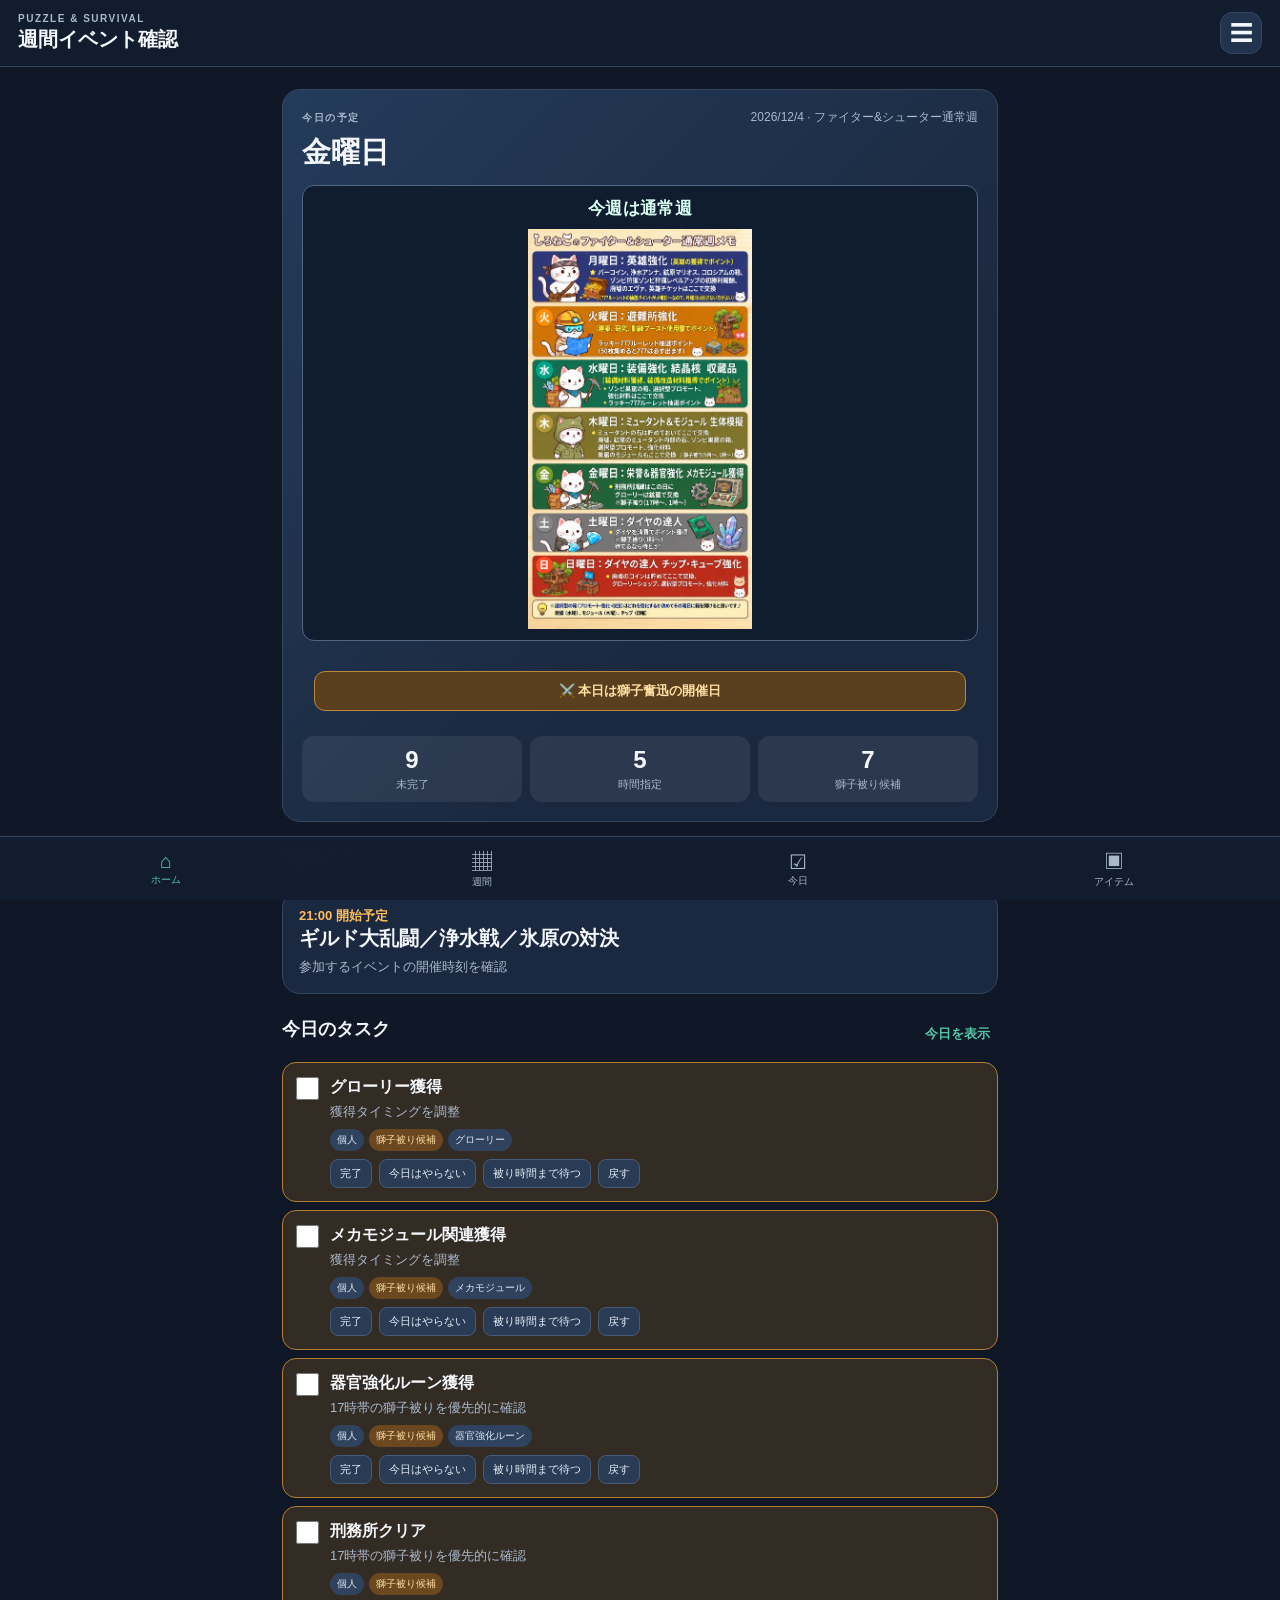
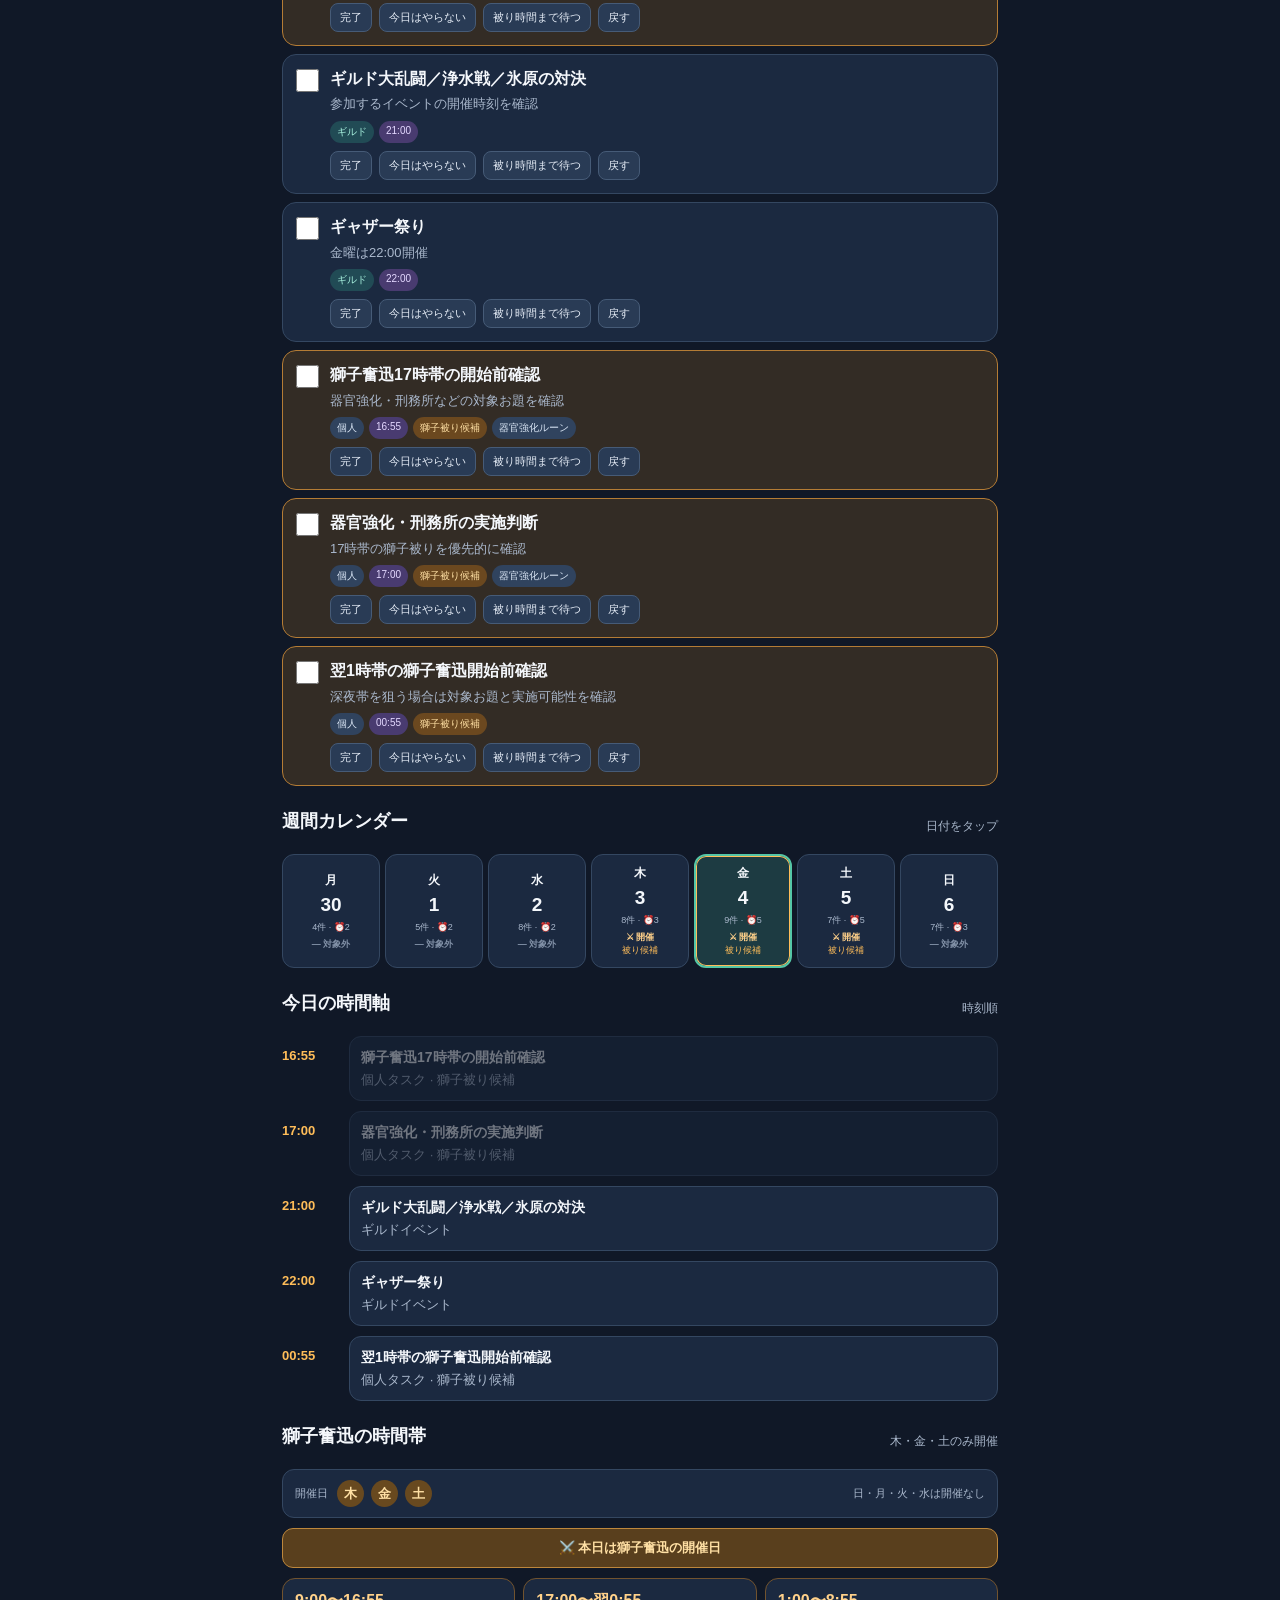
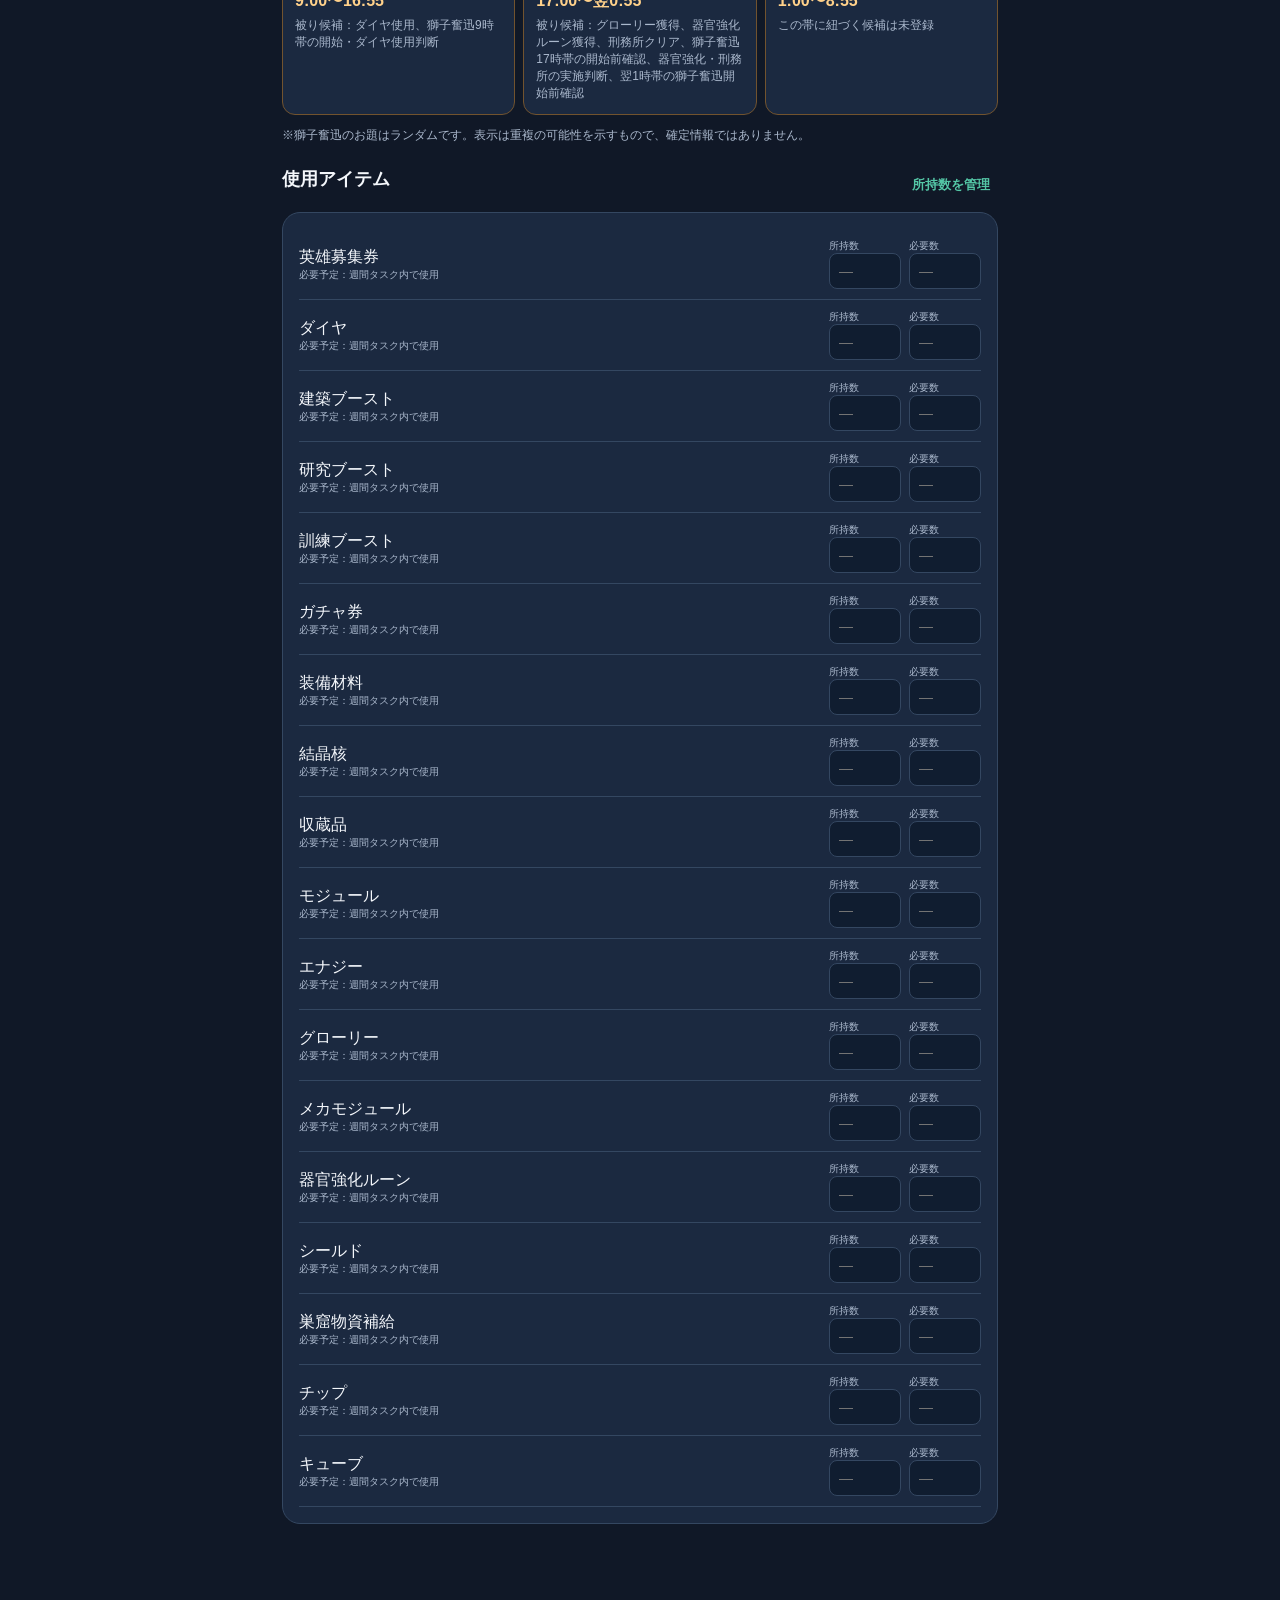
<file: index.html>
<!doctype html>
<html lang="ja">
<head>
<meta charset="utf-8"><meta name="viewport" content="width=device-width,initial-scale=1,viewport-fit=cover">
<meta name="theme-color" content="#172033"><meta name="apple-mobile-web-app-capable" content="yes"><meta name="apple-mobile-web-app-status-bar-style" content="black-translucent">
<link rel="manifest" href="manifest.json"><link rel="stylesheet" href="style.css"><title>パズサバ週間イベント</title>
</head>
<body>
<header class="topbar"><div><div class="eyebrow">PUZZLE & SURVIVAL</div><h1>週間イベント確認</h1></div><button class="iconbtn hamburger" id="menuBtn" aria-label="メニューを開く">☰</button></header>
<main>
<section class="hero card"><div class="hero-row"><span class="eyebrow">今日の予定</span><span id="todayDate" class="date"></span></div><h2 id="todayLabel">今日</h2><div id="weekTypeBanner" class="week-type-banner" aria-live="polite"></div><div id="lionTodayStatus" class="lion-status"></div><div class="hero-stats"><div><b id="todoCount">0</b><small>未完了</small></div><div><b id="eventCount">0</b><small>時間指定</small></div><div><b id="overlapCount">0</b><small>獅子被り候補</small></div></div></section>
<section class="section"><div class="section-head"><h2>次のイベント</h2><span class="muted" id="nextEventHint"></span></div><div id="nextEvent" class="next-event card"></div></section>
<section class="section"><div class="section-head"><h2>今日のタスク</h2><button class="textbtn" id="todayAllBtn">今日を表示</button></div><div id="todayTasks"></div></section>
<section class="section"><div class="section-head"><h2>週間カレンダー</h2><span class="muted">日付をタップ</span></div><div id="weekGrid" class="week-grid"></div></section>
<section class="section"><div class="section-head"><h2>今日の時間軸</h2><span class="muted">時刻順</span></div><div id="timeline"></div></section>
<section class="section"><div class="section-head"><h2>獅子奮迅の時間帯</h2><span class="muted">木・金・土のみ開催</span></div><div id="lionScheduleStatus" class="lion-schedule-status"></div><div id="lionBands" class="lion-grid"></div><p class="footnote">※獅子奮迅のお題はランダムです。表示は重複の可能性を示すもので、確定情報ではありません。</p></section>
<section class="section"><div class="section-head"><h2>使用アイテム</h2><button class="textbtn" id="itemsBtn">所持数を管理</button></div><div id="itemSummary" class="card"></div></section>

</main>
<nav class="bottomnav"><button class="active" data-view="home">⌂<small>ホーム</small></button><button data-view="week">▦<small>週間</small></button><button data-view="day">☑<small>今日</small></button><button data-view="items">▣<small>アイテム</small></button></nav>
<div id="detailModal" class="modal hidden"><div class="modal-panel"><div class="modal-head"><h2 id="modalTitle">日別タスク</h2><button id="closeModal" class="iconbtn">✕</button></div><div id="modalBody"></div></div></div>
<div id="toast" class="toast"></div>
<script src="app.js"></script>
</body></html>
</file>
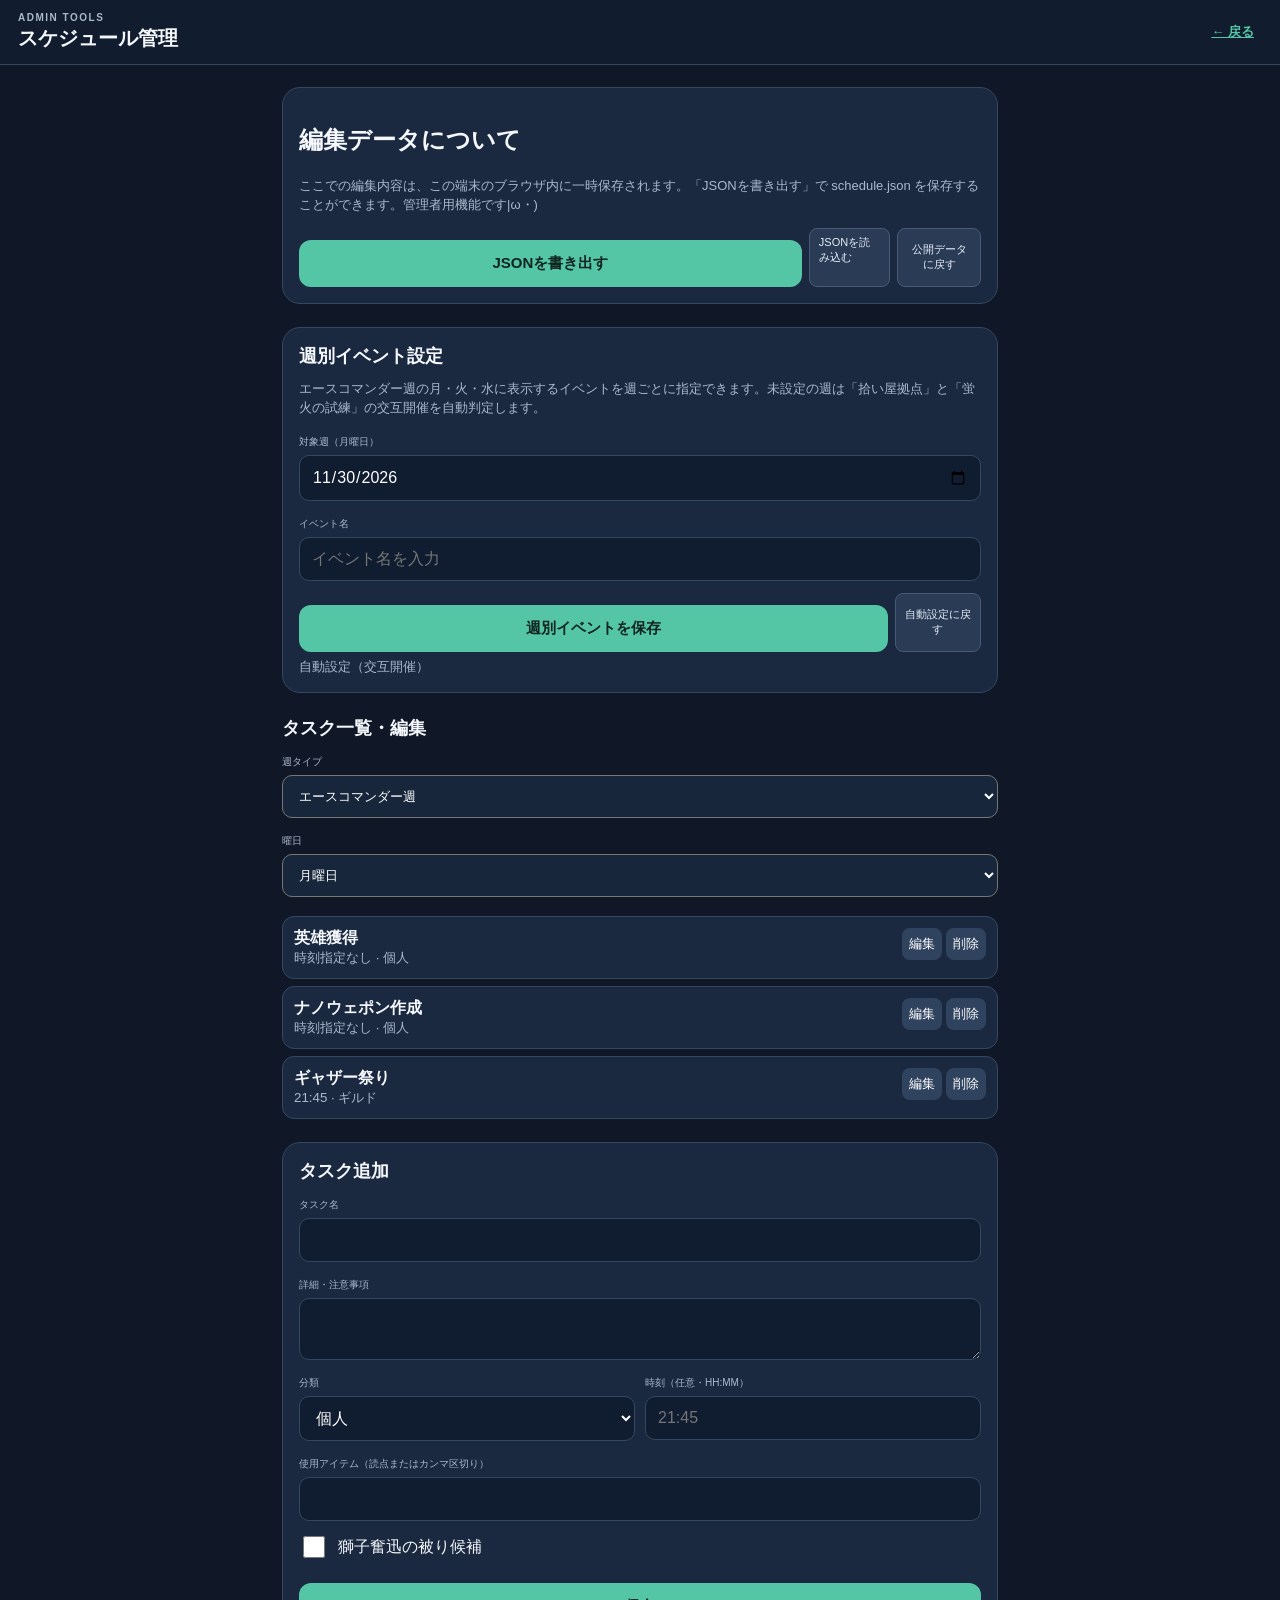
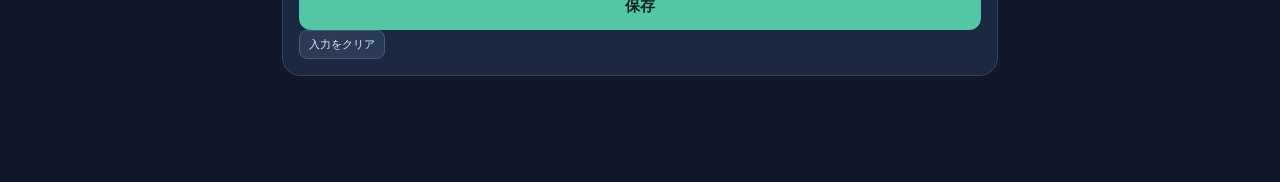
<file: admin.html>
<!doctype html><html lang="ja"><head><meta charset="utf-8"><meta name="viewport" content="width=device-width,initial-scale=1,viewport-fit=cover"><link rel="stylesheet" href="style.css"><title>管理・編集</title></head><body><header class="topbar"><div><div class="eyebrow">ADMIN TOOLS</div><h1>スケジュール管理</h1></div><a class="textbtn" href="index.html">← 戻る</a></header><main>
<div class="card"><h2>編集データについて</h2><p class="task-detail">ここでの編集内容は、この端末のブラウザ内に一時保存されます。「JSONを書き出す」で schedule.json を保存することができます。管理者用機能です|ω・)</p><div class="task-actions"><button class="primarybtn" id="export">JSONを書き出す</button><label class="mini-btn">JSONを読み込む<input type="file" id="import" accept=".json,application/json" hidden></label><button class="mini-btn" id="reset">公開データに戻す</button></div></div>
<div class="section card"><h2>週別イベント設定</h2><p class="task-detail">エースコマンダー週の月・火・水に表示するイベントを週ごとに指定できます。未設定の週は「拾い屋拠点」と「蛍火の試練」の交互開催を自動判定します。</p><label class="short-label">対象週（月曜日）</label><input id="eventWeek" type="date" class="admininput"><label class="short-label">イベント名</label><input id="eventName" class="admininput" list="eventChoices" placeholder="イベント名を入力"><datalist id="eventChoices"><option value="拾い屋拠点"><option value="蛍火の試練"></datalist><div class="task-actions"><button class="primarybtn" id="eventSave">週別イベントを保存</button><button class="mini-btn" id="eventClear">自動設定に戻す</button></div><div id="eventStatus" class="task-detail"></div></div>
<div class="section"><h2>タスク一覧・編集</h2><label class="short-label">週タイプ</label><select id="week" style="width:100%;padding:12px;border-radius:10px;margin:6px 0 12px;background:#17263b;color:white"></select><label class="short-label">曜日</label><select id="day" style="width:100%;padding:12px;border-radius:10px;margin:6px 0 12px;background:#17263b;color:white"></select><div id="list"></div></div>
<div class="section card"><h2 id="formTitle">タスク追加</h2><input type="hidden" id="id"><label class="short-label">タスク名</label><input id="title" class="admininput"><label class="short-label">詳細・注意事項</label><textarea id="detail" class="admininput"></textarea><div class="formgrid"><div><label class="short-label">分類</label><select id="category" class="admininput"><option>個人</option><option>ギルド</option></select></div><div><label class="short-label">時刻（任意・HH:MM）</label><input id="time" class="admininput" placeholder="21:45"></div></div><label class="short-label">使用アイテム（読点またはカンマ区切り）</label><input id="items" class="admininput"><label class="checkline"><input type="checkbox" id="lion"> 獅子奮迅の被り候補</label><button class="primarybtn" id="save">保存</button><button class="mini-btn" id="clear">入力をクリア</button></div>
</main><script src="admin.js"></script><style>.admininput{display:block;width:100%;margin:6px 0 12px;background:#101d30;color:white;border:1px solid var(--line);border-radius:10px;padding:12px;font:inherit}.formgrid{display:grid;grid-template-columns:1fr 1fr;gap:10px}.checkline{display:flex;gap:10px;align-items:center;margin:10px 0}.checkline input{width:22px;height:22px}.admin-task{background:var(--panel);border:1px solid var(--line);border-radius:12px;padding:11px;margin:7px 0;display:flex;justify-content:space-between;gap:8px}.admin-task small{display:block;color:var(--muted)}.admin-task button{background:#30435e;color:white;border:0;border-radius:8px;padding:7px}</style></body></html>
</file>
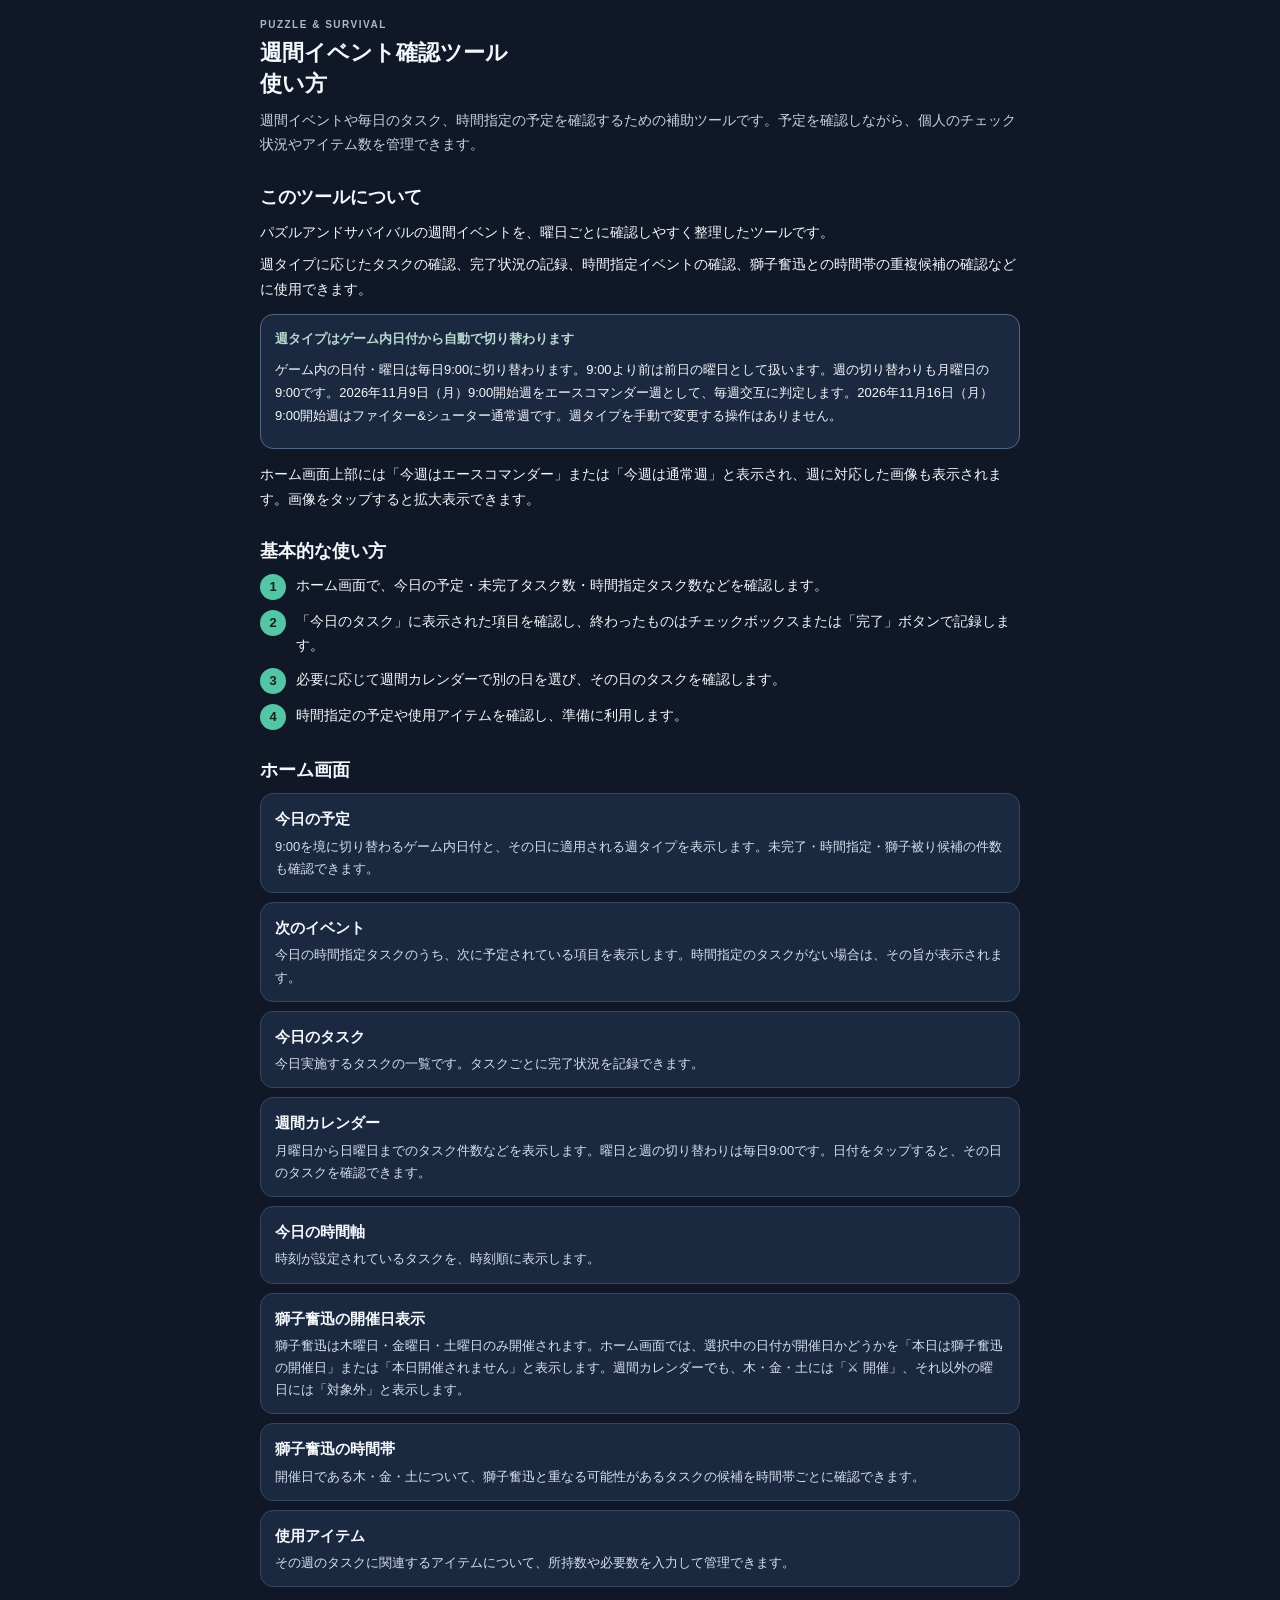
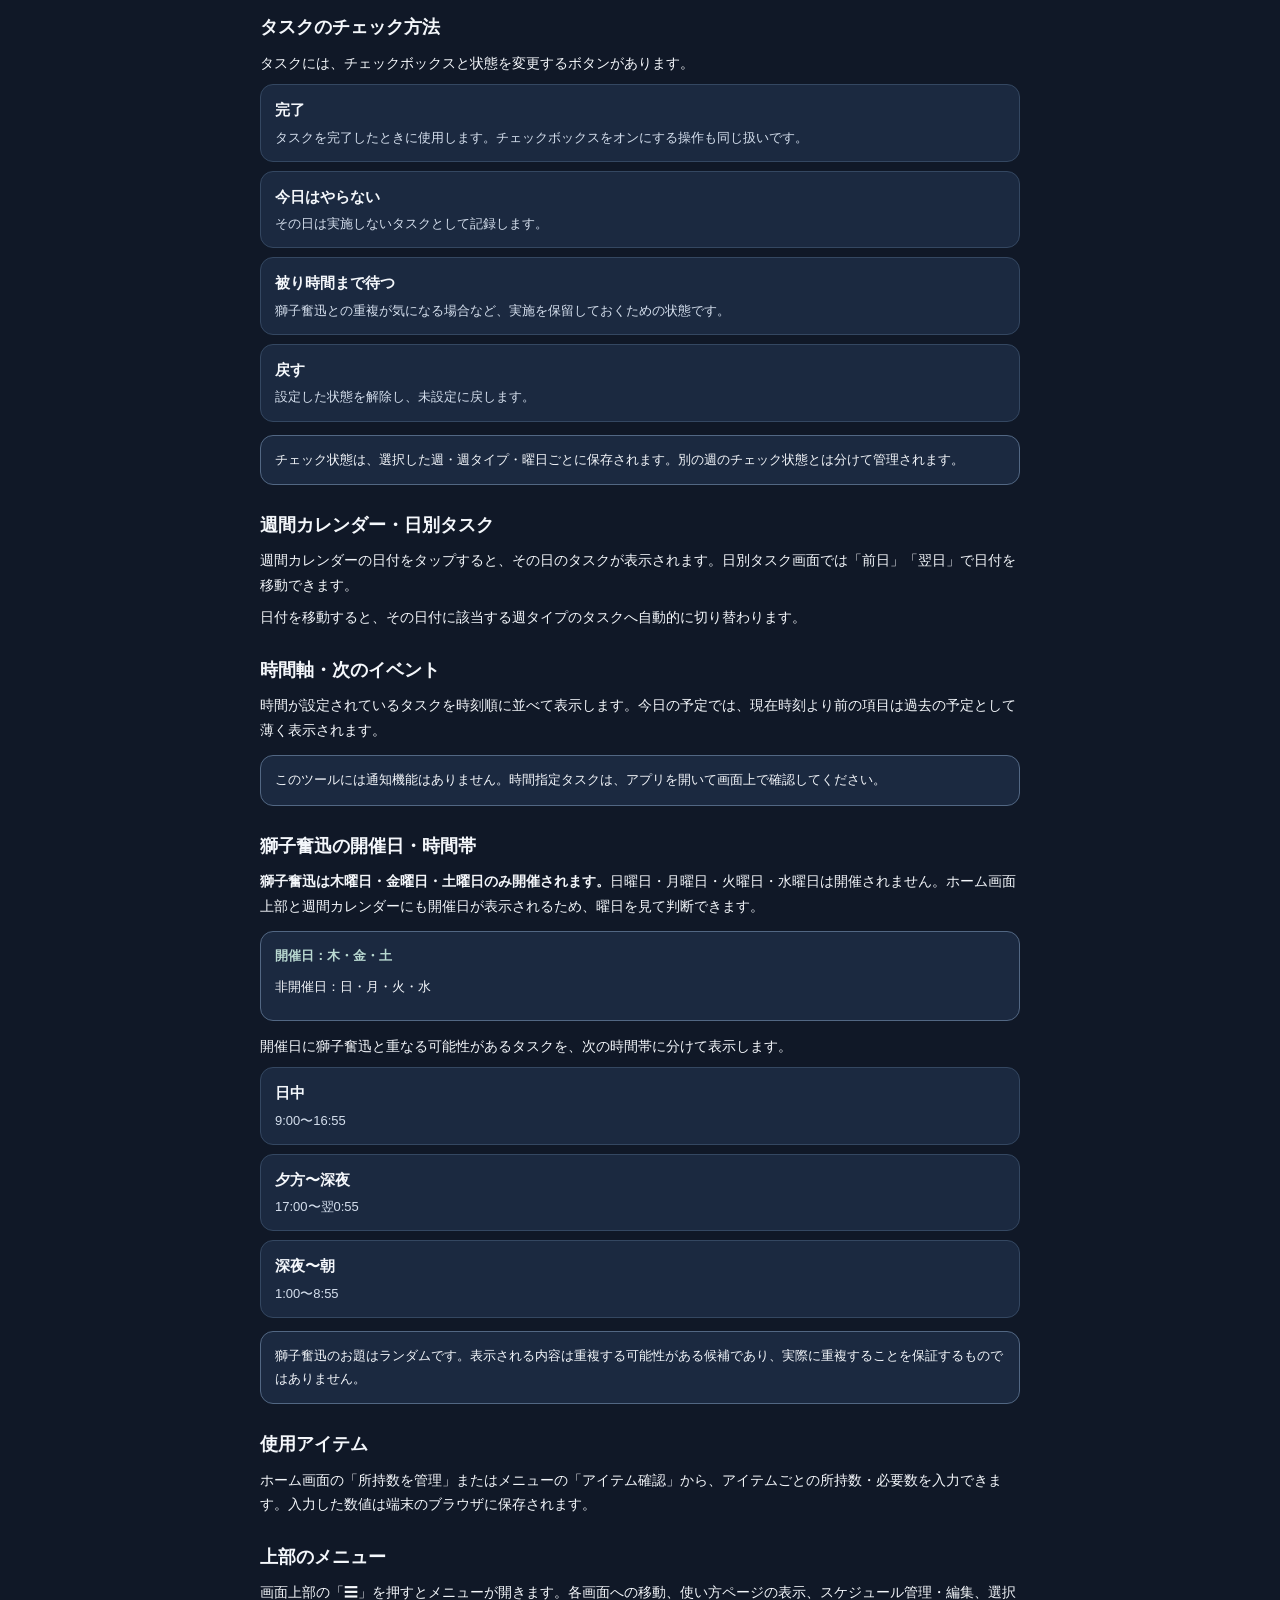
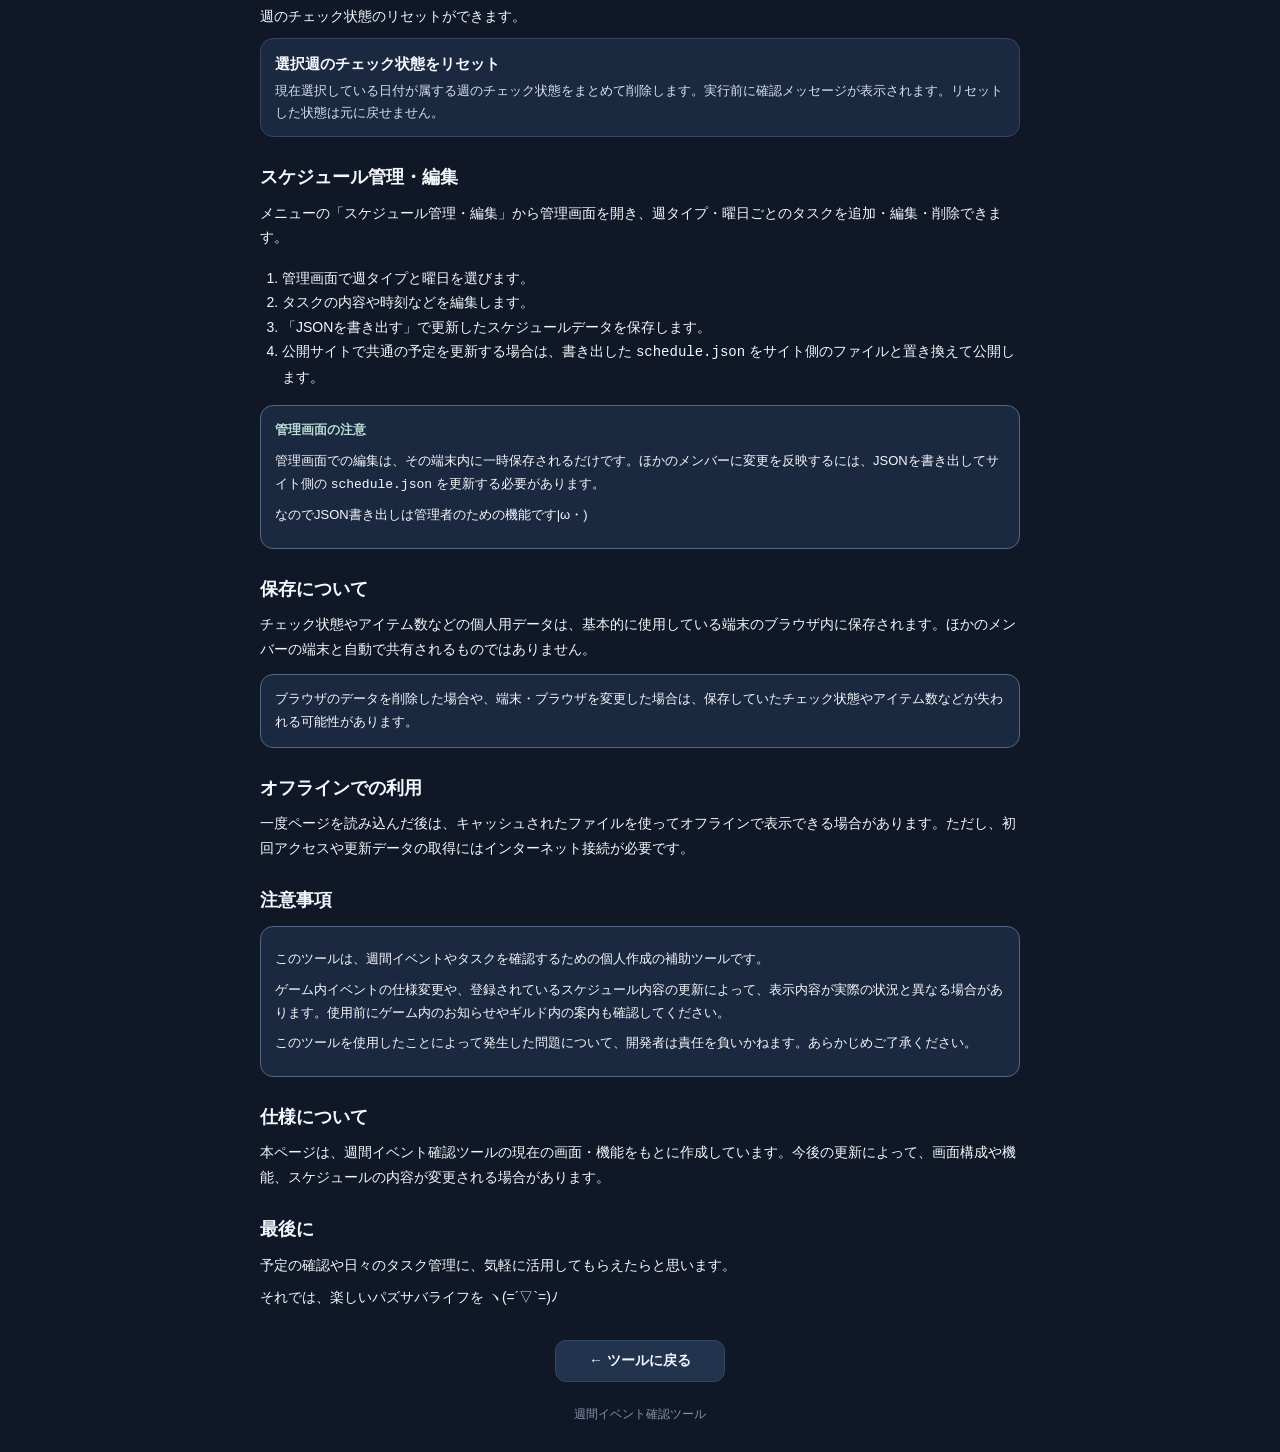
<file: help.html>
<!doctype html>
<html lang="ja">
<head>
<meta charset="utf-8">
<meta name="viewport" content="width=device-width,initial-scale=1,viewport-fit=cover">
<meta name="theme-color" content="#101827">
<title>使い方｜パズサバ週間イベント確認</title>
<style>
*{box-sizing:border-box;-webkit-tap-highlight-color:transparent}
html,body{margin:0;padding:0;background:#101827;color:#f4f7fb;font-family:-apple-system,BlinkMacSystemFont,"Hiragino Kaku Gothic ProN","Noto Sans JP",sans-serif}
body{padding:16px 14px 30px;line-height:1.7}.page{width:100%;max-width:760px;margin:0 auto}
h1{font-size:22px;line-height:1.4;margin:0 0 8px}h2{font-size:18px;line-height:1.4;margin:28px 0 10px}h3{font-size:15px;margin:17px 0 7px}
p,li{font-size:14px;line-height:1.75}p{margin:8px 0}ul,ol{padding-left:22px}
.lead{color:#c4d2e5;margin-bottom:18px}.eyebrow{font-size:10px;letter-spacing:1.5px;color:#aab8cc;font-weight:800;margin-bottom:5px}
.feature{background:#1b2940;border:1px solid #344761;border-radius:13px;padding:12px 14px;margin:9px 0}.feature-title{font-size:15px;font-weight:800;margin-bottom:4px}.feature-description{font-size:13px;line-height:1.7;color:#d5dfed}
.notice{background:#1b2940;border:1px solid #526783;border-radius:13px;padding:13px 14px;margin:13px 0;font-size:13px;line-height:1.75}.notice strong{color:#b9d9d1}.notice p{font-size:13px}
.step{display:flex;gap:10px;align-items:flex-start;margin:10px 0}.num{flex:none;width:26px;height:26px;border-radius:50%;background:#54c6a6;color:#10251f;font-weight:900;text-align:center;line-height:26px;font-size:13px}.step div:last-child{font-size:14px;line-height:1.7}
.back-area{text-align:center;margin-top:30px}.back-button{display:inline-flex;align-items:center;justify-content:center;min-width:170px;min-height:42px;padding:0 22px;background:#22334e;color:#f4f7fb;text-decoration:none;border:1px solid #344761;border-radius:11px;font-size:14px;font-weight:700}.back-button:active{opacity:.7;transform:scale(.98)}
.footer{text-align:center;color:#8392a8;font-size:12px;margin-top:22px}a.inline{color:#66ccff}
</style>
</head>
<body><div class="page">
<div class="eyebrow">PUZZLE & SURVIVAL</div>
<h1>週間イベント確認ツール<br>使い方</h1>
<p class="lead">週間イベントや毎日のタスク、時間指定の予定を確認するための補助ツールです。予定を確認しながら、個人のチェック状況やアイテム数を管理できます。</p>

<h2>このツールについて</h2>
<p>パズルアンドサバイバルの週間イベントを、曜日ごとに確認しやすく整理したツールです。</p>
<p>週タイプに応じたタスクの確認、完了状況の記録、時間指定イベントの確認、獅子奮迅との時間帯の重複候補の確認などに使用できます。</p>
<div class="notice"><strong>週タイプはゲーム内日付から自動で切り替わります</strong><p>ゲーム内の日付・曜日は毎日9:00に切り替わります。9:00より前は前日の曜日として扱います。週の切り替わりも月曜日の9:00です。2026年11月9日（月）9:00開始週をエースコマンダー週として、毎週交互に判定します。2026年11月16日（月）9:00開始週はファイター&amp;シューター通常週です。週タイプを手動で変更する操作はありません。</p></div>
<p>ホーム画面上部には「今週はエースコマンダー」または「今週は通常週」と表示され、週に対応した画像も表示されます。画像をタップすると拡大表示できます。</p>

<h2>基本的な使い方</h2>
<div class="step"><span class="num">1</span><div>ホーム画面で、今日の予定・未完了タスク数・時間指定タスク数などを確認します。</div></div>
<div class="step"><span class="num">2</span><div>「今日のタスク」に表示された項目を確認し、終わったものはチェックボックスまたは「完了」ボタンで記録します。</div></div>
<div class="step"><span class="num">3</span><div>必要に応じて週間カレンダーで別の日を選び、その日のタスクを確認します。</div></div>
<div class="step"><span class="num">4</span><div>時間指定の予定や使用アイテムを確認し、準備に利用します。</div></div>

<h2>ホーム画面</h2>
<div class="feature"><div class="feature-title">今日の予定</div><div class="feature-description">9:00を境に切り替わるゲーム内日付と、その日に適用される週タイプを表示します。未完了・時間指定・獅子被り候補の件数も確認できます。</div></div>
<div class="feature"><div class="feature-title">次のイベント</div><div class="feature-description">今日の時間指定タスクのうち、次に予定されている項目を表示します。時間指定のタスクがない場合は、その旨が表示されます。</div></div>
<div class="feature"><div class="feature-title">今日のタスク</div><div class="feature-description">今日実施するタスクの一覧です。タスクごとに完了状況を記録できます。</div></div>
<div class="feature"><div class="feature-title">週間カレンダー</div><div class="feature-description">月曜日から日曜日までのタスク件数などを表示します。曜日と週の切り替わりは毎日9:00です。日付をタップすると、その日のタスクを確認できます。</div></div>
<div class="feature"><div class="feature-title">今日の時間軸</div><div class="feature-description">時刻が設定されているタスクを、時刻順に表示します。</div></div>
<div class="feature"><div class="feature-title">獅子奮迅の開催日表示</div><div class="feature-description">獅子奮迅は木曜日・金曜日・土曜日のみ開催されます。ホーム画面では、選択中の日付が開催日かどうかを「本日は獅子奮迅の開催日」または「本日開催されません」と表示します。週間カレンダーでも、木・金・土には「⚔ 開催」、それ以外の曜日には「対象外」と表示します。</div></div>
<div class="feature"><div class="feature-title">獅子奮迅の時間帯</div><div class="feature-description">開催日である木・金・土について、獅子奮迅と重なる可能性があるタスクの候補を時間帯ごとに確認できます。</div></div>
<div class="feature"><div class="feature-title">使用アイテム</div><div class="feature-description">その週のタスクに関連するアイテムについて、所持数や必要数を入力して管理できます。</div></div>

<h2>タスクのチェック方法</h2>
<p>タスクには、チェックボックスと状態を変更するボタンがあります。</p>
<div class="feature"><div class="feature-title">完了</div><div class="feature-description">タスクを完了したときに使用します。チェックボックスをオンにする操作も同じ扱いです。</div></div>
<div class="feature"><div class="feature-title">今日はやらない</div><div class="feature-description">その日は実施しないタスクとして記録します。</div></div>
<div class="feature"><div class="feature-title">被り時間まで待つ</div><div class="feature-description">獅子奮迅との重複が気になる場合など、実施を保留しておくための状態です。</div></div>
<div class="feature"><div class="feature-title">戻す</div><div class="feature-description">設定した状態を解除し、未設定に戻します。</div></div>
<div class="notice">チェック状態は、選択した週・週タイプ・曜日ごとに保存されます。別の週のチェック状態とは分けて管理されます。</div>

<h2>週間カレンダー・日別タスク</h2>
<p>週間カレンダーの日付をタップすると、その日のタスクが表示されます。日別タスク画面では「前日」「翌日」で日付を移動できます。</p>
<p>日付を移動すると、その日付に該当する週タイプのタスクへ自動的に切り替わります。</p>

<h2>時間軸・次のイベント</h2>
<p>時間が設定されているタスクを時刻順に並べて表示します。今日の予定では、現在時刻より前の項目は過去の予定として薄く表示されます。</p>
<div class="notice">このツールには通知機能はありません。時間指定タスクは、アプリを開いて画面上で確認してください。</div>

<h2>獅子奮迅の開催日・時間帯</h2>
<p><strong>獅子奮迅は木曜日・金曜日・土曜日のみ開催されます。</strong>日曜日・月曜日・火曜日・水曜日は開催されません。ホーム画面上部と週間カレンダーにも開催日が表示されるため、曜日を見て判断できます。</p>
<div class="notice"><strong>開催日：木・金・土</strong><p>非開催日：日・月・火・水</p></div>
<p>開催日に獅子奮迅と重なる可能性があるタスクを、次の時間帯に分けて表示します。</p>
<div class="feature"><div class="feature-title">日中</div><div class="feature-description">9:00〜16:55</div></div>
<div class="feature"><div class="feature-title">夕方〜深夜</div><div class="feature-description">17:00〜翌0:55</div></div>
<div class="feature"><div class="feature-title">深夜〜朝</div><div class="feature-description">1:00〜8:55</div></div>
<div class="notice">獅子奮迅のお題はランダムです。表示される内容は重複する可能性がある候補であり、実際に重複することを保証するものではありません。</div>

<h2>使用アイテム</h2>
<p>ホーム画面の「所持数を管理」またはメニューの「アイテム確認」から、アイテムごとの所持数・必要数を入力できます。入力した数値は端末のブラウザに保存されます。</p>

<h2>上部のメニュー</h2>
<p>画面上部の「☰」を押すとメニューが開きます。各画面への移動、使い方ページの表示、スケジュール管理・編集、選択週のチェック状態のリセットができます。</p>
<div class="feature"><div class="feature-title">選択週のチェック状態をリセット</div><div class="feature-description">現在選択している日付が属する週のチェック状態をまとめて削除します。実行前に確認メッセージが表示されます。リセットした状態は元に戻せません。</div></div>

<h2>スケジュール管理・編集</h2>
<p>メニューの「スケジュール管理・編集」から管理画面を開き、週タイプ・曜日ごとのタスクを追加・編集・削除できます。</p>
<ol><li>管理画面で週タイプと曜日を選びます。</li><li>タスクの内容や時刻などを編集します。</li><li>「JSONを書き出す」で更新したスケジュールデータを保存します。</li><li>公開サイトで共通の予定を更新する場合は、書き出した <code>schedule.json</code> をサイト側のファイルと置き換えて公開します。</li></ol>
<div class="notice"><strong>管理画面の注意</strong><p>管理画面での編集は、その端末内に一時保存されるだけです。ほかのメンバーに変更を反映するには、JSONを書き出してサイト側の <code>schedule.json</code> を更新する必要があります。</p><p>なのでJSON書き出しは管理者のための機能です|ω・)</p></div>

<h2>保存について</h2>
<p>チェック状態やアイテム数などの個人用データは、基本的に使用している端末のブラウザ内に保存されます。ほかのメンバーの端末と自動で共有されるものではありません。</p>
<div class="notice">ブラウザのデータを削除した場合や、端末・ブラウザを変更した場合は、保存していたチェック状態やアイテム数などが失われる可能性があります。</div>

<h2>オフラインでの利用</h2>
<p>一度ページを読み込んだ後は、キャッシュされたファイルを使ってオフラインで表示できる場合があります。ただし、初回アクセスや更新データの取得にはインターネット接続が必要です。</p>

<h2>注意事項</h2>
<div class="notice"><p>このツールは、週間イベントやタスクを確認するための個人作成の補助ツールです。</p><p>ゲーム内イベントの仕様変更や、登録されているスケジュール内容の更新によって、表示内容が実際の状況と異なる場合があります。使用前にゲーム内のお知らせやギルド内の案内も確認してください。</p><p>このツールを使用したことによって発生した問題について、開発者は責任を負いかねます。あらかじめご了承ください。</p></div>

<h2>仕様について</h2>
<p>本ページは、週間イベント確認ツールの現在の画面・機能をもとに作成しています。今後の更新によって、画面構成や機能、スケジュールの内容が変更される場合があります。</p>

<h2>最後に</h2>
<p>予定の確認や日々のタスク管理に、気軽に活用してもらえたらと思います。</p>
<p>それでは、楽しいパズサバライフを ヽ(=´▽`=)ﾉ</p>

<div class="back-area"><a class="back-button" href="index.html">← ツールに戻る</a></div>
<div class="footer">週間イベント確認ツール</div>
</div></body></html>
</file>
<file: style.css>
*{box-sizing:border-box} :root{--bg:#101827;--panel:#1b2940;--panel2:#22334e;--text:#f4f7fb;--muted:#aab8cc;--line:#344761;--accent:#54c6a6;--warn:#ffbd59;--danger:#ff7777}
body{margin:0;background:var(--bg);color:var(--text);font-family:-apple-system,BlinkMacSystemFont,"Hiragino Kaku Gothic ProN","Noto Sans JP",sans-serif;font-size:16px;padding-bottom:calc(84px + env(safe-area-inset-bottom))}
.topbar{position:sticky;top:0;z-index:5;background:#121d30ee;backdrop-filter:blur(12px);padding:calc(12px + env(safe-area-inset-top)) 18px 12px;display:flex;align-items:center;justify-content:space-between;border-bottom:1px solid var(--line)}h1{font-size:20px;margin:2px 0 0}.eyebrow{font-size:10px;letter-spacing:1.5px;color:var(--muted);font-weight:800}.iconbtn{background:var(--panel2);border:1px solid var(--line);color:var(--text);border-radius:12px;width:42px;height:42px;font-size:19px}
main{max-width:760px;margin:auto;padding:14px 14px 30px}.card{background:var(--panel);border:1px solid var(--line);border-radius:18px;padding:16px}.hero{background:linear-gradient(135deg,#243b5a,#1b2940 65%);padding:19px}.hero-row,.section-head,.modal-head{display:flex;justify-content:space-between;align-items:center;gap:10px}.date,.muted,.footnote{color:var(--muted);font-size:12px}.hero h2{font-size:29px;margin:7px 0 12px}.hero select{width:100%;background:#101d31;color:white;border:1px solid #526783;border-radius:12px;padding:12px;font-size:16px}.hero-stats{display:grid;grid-template-columns:repeat(3,1fr);gap:8px;margin-top:15px}.hero-stats div{background:#ffffff12;border-radius:12px;padding:10px;text-align:center}.hero-stats b{display:block;font-size:24px}.hero-stats small{color:var(--muted);font-size:11px}
.section{margin-top:23px}.section h2{font-size:18px;margin:0 0 11px}.section-head{margin-bottom:10px}.textbtn{border:0;background:none;color:var(--accent);font-weight:700;font-size:13px;padding:8px}.next-event{min-height:72px}.next-event strong{font-size:20px}.next-event .time{font-size:13px;color:var(--warn);font-weight:800}.task-card{display:flex;gap:11px;align-items:flex-start;background:var(--panel);border:1px solid var(--line);border-radius:14px;padding:13px;margin:8px 0}.task-card.overlap{border-color:#b47c35;background:#332c25}.task-card.done{opacity:.55}.task-card input{width:23px;height:23px;accent-color:var(--accent);flex:none;margin:1px 0 0}.task-main{flex:1;min-width:0}.task-title{font-weight:750;line-height:1.35}.task-detail{color:var(--muted);font-size:13px;margin-top:5px;line-height:1.5}.badges{display:flex;flex-wrap:wrap;gap:5px;margin-top:7px}.badge{font-size:10px;padding:4px 7px;border-radius:20px;background:#30435e;color:#dce8f7}.badge.guild{background:#214b55;color:#a8f2df}.badge.lion{background:#6b481f;color:#ffe0a4}.badge.time{background:#493b70;color:#e4d8ff}.task-actions{display:flex;gap:7px;margin-top:8px}.mini-btn{background:#293b55;color:#e6edf7;border:1px solid #465b77;border-radius:8px;padding:6px 9px;font-size:11px}
.week-grid{display:grid;grid-template-columns:repeat(7,minmax(0,1fr));gap:5px}.day-cell{background:var(--panel);border:1px solid var(--line);border-radius:12px;color:var(--text);padding:9px 2px;min-height:82px;text-align:center}.day-cell.selected{border:2px solid var(--accent);background:#1d3b42}.day-cell.today{box-shadow:inset 0 0 0 1px var(--warn)}.day-cell b{display:block;font-size:12px}.day-cell strong{display:block;font-size:19px;margin:5px}.day-cell small{display:block;color:var(--muted);font-size:9px}.day-cell .dot{color:var(--warn)}
.timeline-item{display:grid;grid-template-columns:58px 1fr;gap:9px;margin:10px 0}.timeline-time{font-weight:800;color:var(--warn);padding-top:12px;font-size:13px}.timeline-content{background:var(--panel);border:1px solid var(--line);border-radius:12px;padding:11px}.timeline-content.past{opacity:.42}.timeline-content strong{font-size:14px}.timeline-content small{display:block;color:var(--muted);margin-top:4px}.lion-grid{display:grid;gap:8px}.lion-band{background:var(--panel);border:1px solid #72532e;border-radius:13px;padding:12px}.lion-band b{color:#ffd18a}.lion-band p{font-size:12px;color:var(--muted);margin:5px 0 0}.menu-grid{display:grid;grid-template-columns:repeat(2,1fr);gap:8px}.menu-grid button,.menu-grid a{display:block;text-align:center;text-decoration:none;background:var(--panel);color:var(--text);border:1px solid var(--line);border-radius:13px;padding:15px 5px;font-size:14px;font-weight:700}
.bottomnav{position:fixed;bottom:0;left:0;right:0;z-index:6;display:grid;grid-template-columns:repeat(4,1fr);background:#121d30f2;border-top:1px solid var(--line);padding:8px 8px calc(8px + env(safe-area-inset-bottom));backdrop-filter:blur(12px)}.bottomnav button{border:0;background:none;color:var(--muted);font-size:20px;padding:3px}.bottomnav small{display:block;font-size:10px}.bottomnav button.active{color:var(--accent)}
.modal{position:fixed;inset:0;background:#0009;z-index:10;display:flex;align-items:flex-end;justify-content:center}.modal.hidden{display:none}.modal-panel{background:var(--bg);border:1px solid var(--line);border-radius:22px 22px 0 0;width:100%;max-width:760px;max-height:88dvh;overflow:auto;padding:18px 15px calc(25px + env(safe-area-inset-bottom))}.modal-head{margin-bottom:14px}.modal-head h2{margin:0;font-size:19px}.settingrow{display:flex;justify-content:space-between;padding:15px 0;border-bottom:1px solid var(--line)}.settingrow input{width:23px;height:23px}.primarybtn,.dangerbtn{width:100%;border:0;border-radius:12px;padding:14px;font-size:15px;font-weight:800;margin-top:12px}.primarybtn{background:var(--accent);color:#10251f}.dangerbtn{background:#542e36;color:#ffd8dd}.toast{position:fixed;bottom:95px;left:50%;transform:translateX(-50%);background:#eaf7f2;color:#17352b;padding:11px 16px;border-radius:20px;font-size:13px;font-weight:700;opacity:0;pointer-events:none;transition:.2s;z-index:20;white-space:nowrap}.toast.show{opacity:1}.empty{color:var(--muted);padding:16px;text-align:center;background:var(--panel);border-radius:12px;font-size:13px}.item-row{display:grid;grid-template-columns:1fr 72px 72px;gap:8px;align-items:center;padding:10px 0;border-bottom:1px solid var(--line)}.item-row input{width:100%;background:#101d30;color:white;border:1px solid var(--line);border-radius:8px;padding:9px;font-size:14px}.short-label{font-size:10px;color:var(--muted)}@media(min-width:600px){main{padding:22px}.lion-grid{grid-template-columns:repeat(3,1fr)}.modal{align-items:center}.modal-panel{border-radius:20px}}

.week-type-banner{margin-top:8px;background:#101d31;border:1px solid #526783;border-radius:12px;padding:11px;text-align:center}.week-type-title{font-size:17px;color:#d8fff1;font-weight:850;letter-spacing:.02em;margin-bottom:9px}.week-type-image-link{display:block;max-width:100%;border-radius:9px;overflow:hidden;text-decoration:none}.week-type-image-link img{display:block;width:100%;max-height:400px;object-fit:contain;border-radius:9px}.image-missing-text{display:none;color:var(--muted);font-size:11px;padding:8px}.week-type-image-link.image-missing{border:1px dashed #65758b}.week-type-image-link.image-missing .image-missing-text{display:block}.hamburger{font-size:23px;line-height:1}.menu-list{display:grid;gap:9px}.menu-list button,.menu-list a{display:block;width:100%;text-align:left;text-decoration:none;background:var(--panel);color:var(--text);border:1px solid var(--line);border-radius:13px;padding:15px;font-size:15px;font-weight:700}

.lion-status{margin-top:10px;border-radius:11px;padding:10px 12px;font-size:13px;font-weight:850;text-align:center}.lion-status.active{background:#593f1d;border:1px solid #bd873c;color:#ffe0a4}.lion-status.inactive{background:#253247;border:1px solid #53647b;color:#d6e0ed}.lion-status small{display:block;font-size:11px;font-weight:600;margin-top:2px;color:inherit;opacity:.85}.lion-schedule-status{margin-bottom:10px}.lion-days{display:flex;align-items:center;gap:7px;flex-wrap:wrap;background:var(--panel);border:1px solid var(--line);border-radius:12px;padding:10px 12px;margin-bottom:8px}.lion-days-title{font-size:11px;color:var(--muted);margin-right:2px}.lion-days b{display:inline-flex;align-items:center;justify-content:center;width:27px;height:27px;border-radius:50%;background:#68491f;color:#ffe0a4;font-size:13px}.lion-days-note{font-size:11px;color:var(--muted);margin-left:auto}.day-cell .lion-day{font-size:9px;font-weight:800;margin-top:4px}.day-cell .lion-day.on{color:#ffd18a}.day-cell .lion-day.off{color:#8291a7}
</file>
